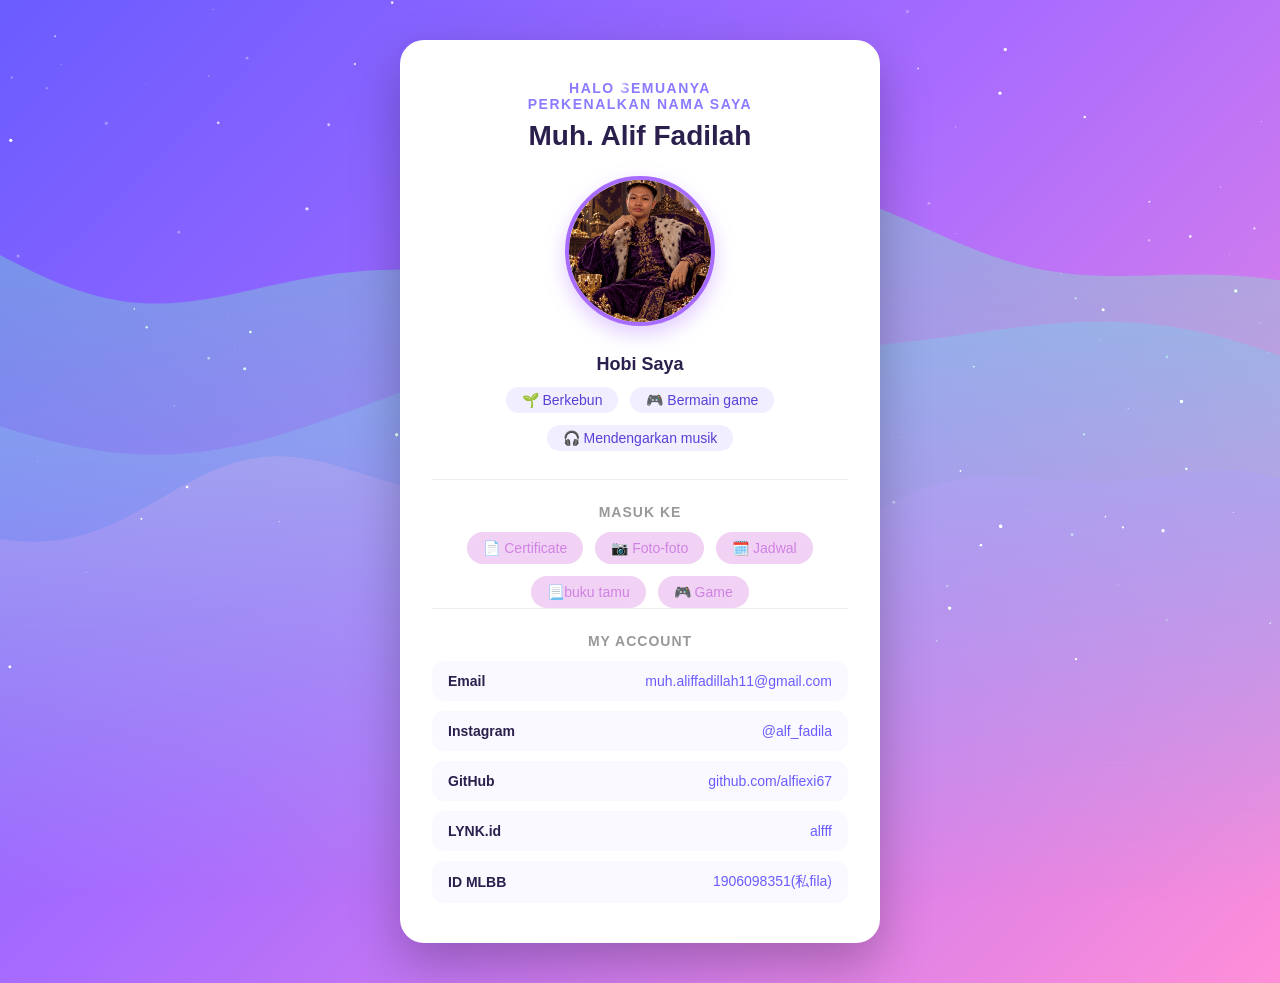
<file: index.html>
<!DOCTYPE html>
<html lang="id" lang="jpn">
<head>
    <meta charset="UTF-8">
    <meta name="viewport" content="width=device-width, initial-scale=1.0">
    <title>alif web</title>
    <link rel="icon" type="image/png" href="foto/1000092277-modified.png">
    <link rel="stylesheet" href="css/style.css">
</head>
<body>

    <script src="JS/aurora-bg.js"></script>

    <div class="card">

        <div class="intro">
            <h4>HALO SEMUANYA</h4>
            <h4>PERKENALKAN NAMA SAYA</h4>
            <h1>Muh. Alif Fadilah</h1>
        </div>

        <div class="photo-wrap">
            <img src="foto/profil.png" alt="Foto Muh. Alif Fadilah" class="photo">
        </div>

        <div class="hobby">
            <h3>Hobi Saya</h3>
            <ul class="hobby-list">
                <li>🌱 Berkebun</li>
                <li>🎮 Bermain game</li>
                <li>🎧 Mendengarkan musik</li>
            </ul>
        </div>
        
        <div class="cta">
            <p class="section-title">Masuk Ke</p>
            <div class="cta-list">
                <a href="pages/Certificate.html" class="pill-btn">📄 Certificate</a>
                <a href="pages/foto.html" class="pill-btn">📷 Foto-foto</a>
                <a href="pages/jadwal.html" class="pill-btn">🗓️ Jadwal</a>
                <a href="pages/tamu.html" class="pill-btn">📃buku tamu</a>
                <a href="pages/game.html" class="pill-btn">🎮 Game</a>
            </div>
        </div>

        <div class="account">
            <p class="section-title">My Account</p>
            <ul class="account-list">
                <li>
                    <span class="label">Email</span>
                    <a href="mailto:muh.aliffadillah11@gmail.com">muh.aliffadillah11@gmail.com</a>
                </li>
                <li>
                    <span class="label">Instagram</span>
                    <a href="https://www.instagram.com/alf_fadila?igsh=MTJ2NXlybnE3aHlhMg==" target="_blank" rel="noopener">@alf_fadila</a>
                </li>
                <li>
                    <span class="label">GitHub</span>
                    <a href="https://github.com/alfiexi67" target="_blank" rel="noopener noreferrer">github.com/alfiexi67</a>
                </li>
                <li>
                    <span class="label">LYNK.id</span>
                    <a href="https://lynk.id/alfileria" target="_blank" rel="noopener noreferrer">alfff</a>
                </li>
                <li>
                    <span class="label">ID MLBB</span>
                    <a>1906098351(私fila)</a>
                </li>
            </ul>
        </div>

    </div>

</body>
</html>
</file>
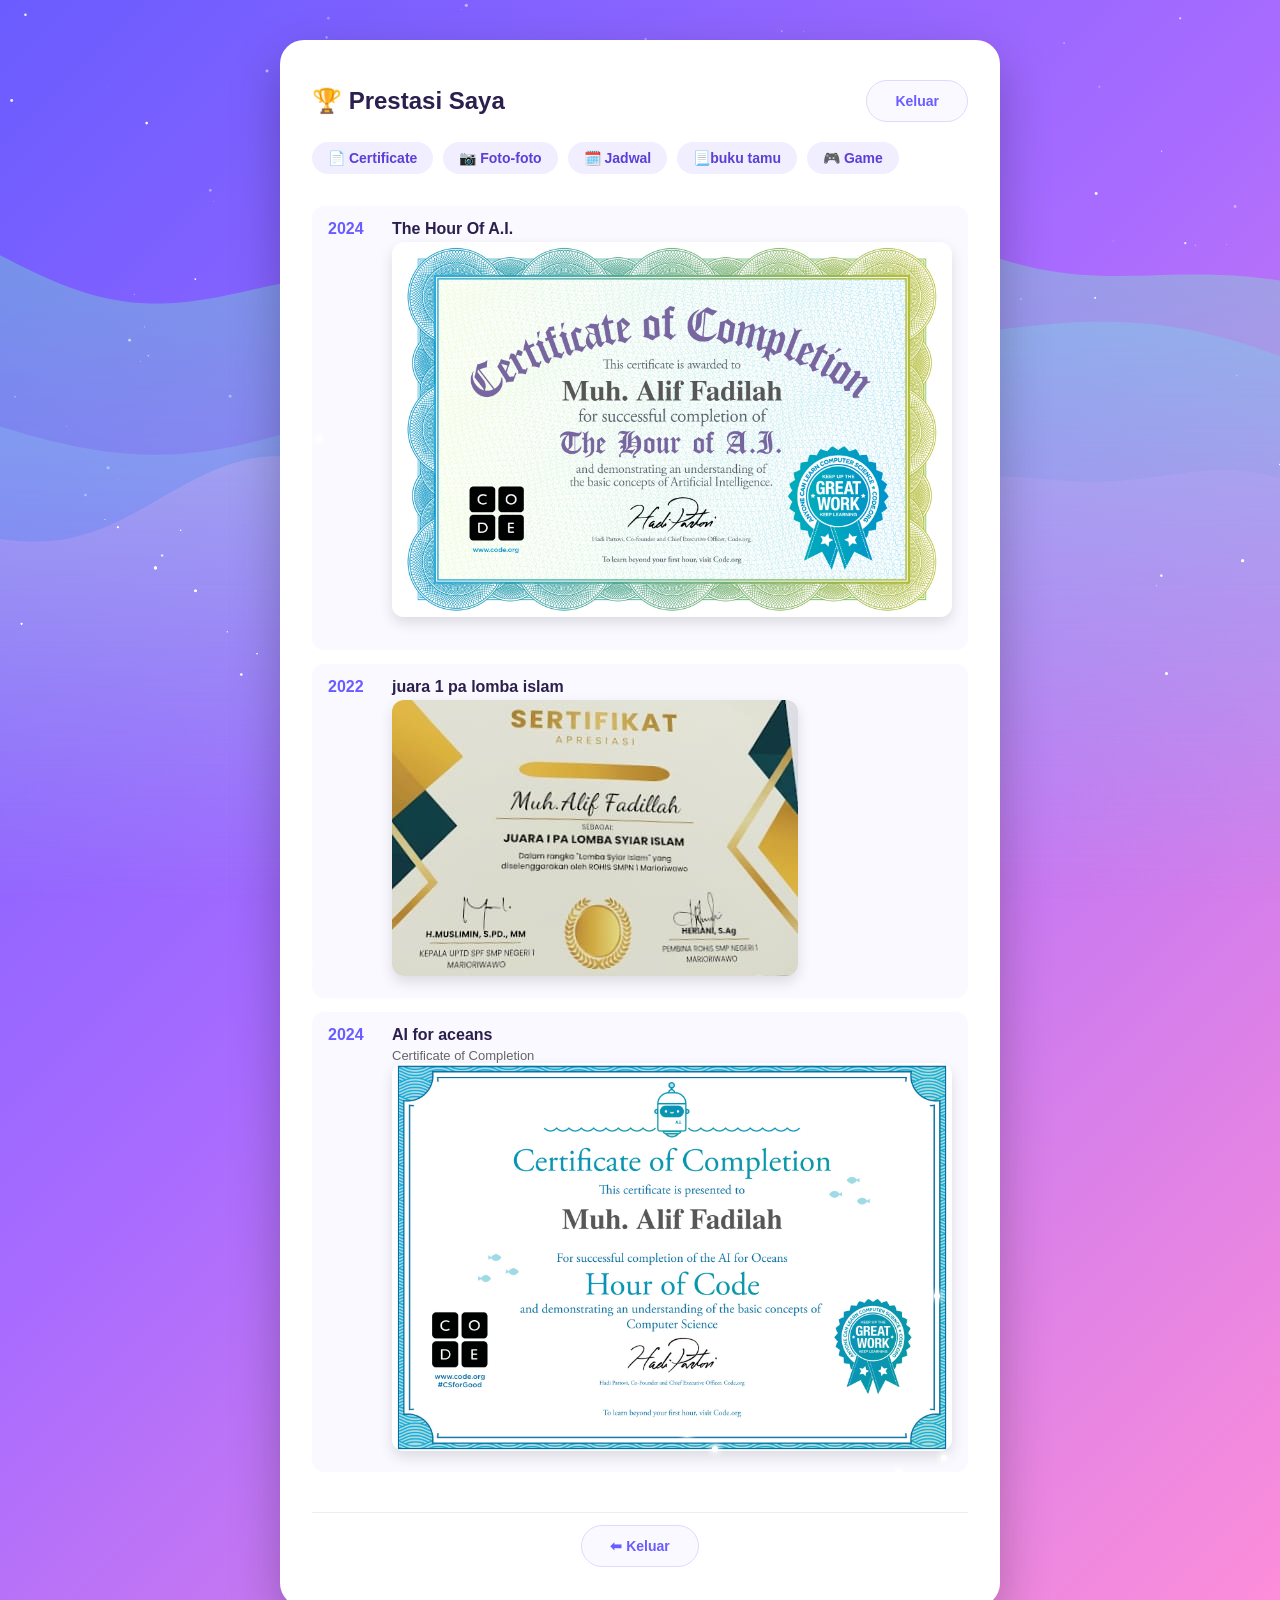
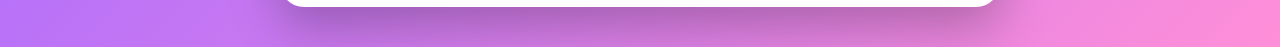
<file: pages/Certificate.html>
<!DOCTYPE html>
<html lang="id">
<head>
    <meta charset="UTF-8">
    <meta name="viewport" content="width=device-width, initial-scale=1.0">
    <title>Prestasi - Muh. Alif Fadilah</title>
    <link rel="icon" href="data:image/svg+xml,<svg xmlns=%22http://www.w3.org/2000/svg%22 viewBox=%220 0 100 100%22><text y=%22.9em%22 font-size=%2290%22>📄</text></svg>">
    <link rel="stylesheet" href="../css/style.css">
</head>
<body>
    
        <script src="../JS/aurora-bg.js"></script>
    
    <div class="card wide">

        <div class="dash-header">
            <h1>🏆 Prestasi Saya</h1>
            <a href="../index.html" class="btn btn-keluar">Keluar</a>
        </div>

        <nav class="dash-nav">
            <a href="Certificate.html" class="active">📄 Certificate</a>
            <a href="foto.html">📷 Foto-foto</a>
            <a href="jadwal.html">🗓️ Jadwal</a>
            <a href="tamu.html" class="pill-btn">📃buku tamu</a>
            <a href="game.html" class="pill-btn">🎮 Game</a>
        </nav>

        <section class="dash-section">
            <ul class="prestasi-list">
                <li>
                    <span class="prestasi-year">2024</span>
                    <div>
                        <p class="prestasi-title">The Hour Of A.I.</p>
                        <img src="../foto/serti 3.jpg" alt="Foto 1" class="prestasi-oto">
                    </div>
                </li>
                <li>
                    <span class="prestasi-year">2022</span>
                    <div>
                        <p class="prestasi-title">juara 1 pa lomba islam</p>
                        <img src="../foto/serti1.jpeg" alt="Foto 1" class="prestasi-oto">
                    </div>
                </li>
                <li>
                    <span class="prestasi-year">2024</span>
                    <div>
                        <p class="prestasi-title">AI for aceans</p>
                        <p class="prestasi-desc">Certificate of Completion</p>
                        <img src="../foto/serti2.jpg" alt="Foto 1" class="prestasi-oto">
                    </div>
                </li>
            </ul>
        </section>

        <div class="dash-footer">
            <a href="../index.html" class="btn btn-keluar">⬅ Keluar</a>
        </div>

    </div>

</body>
</html>
</file>
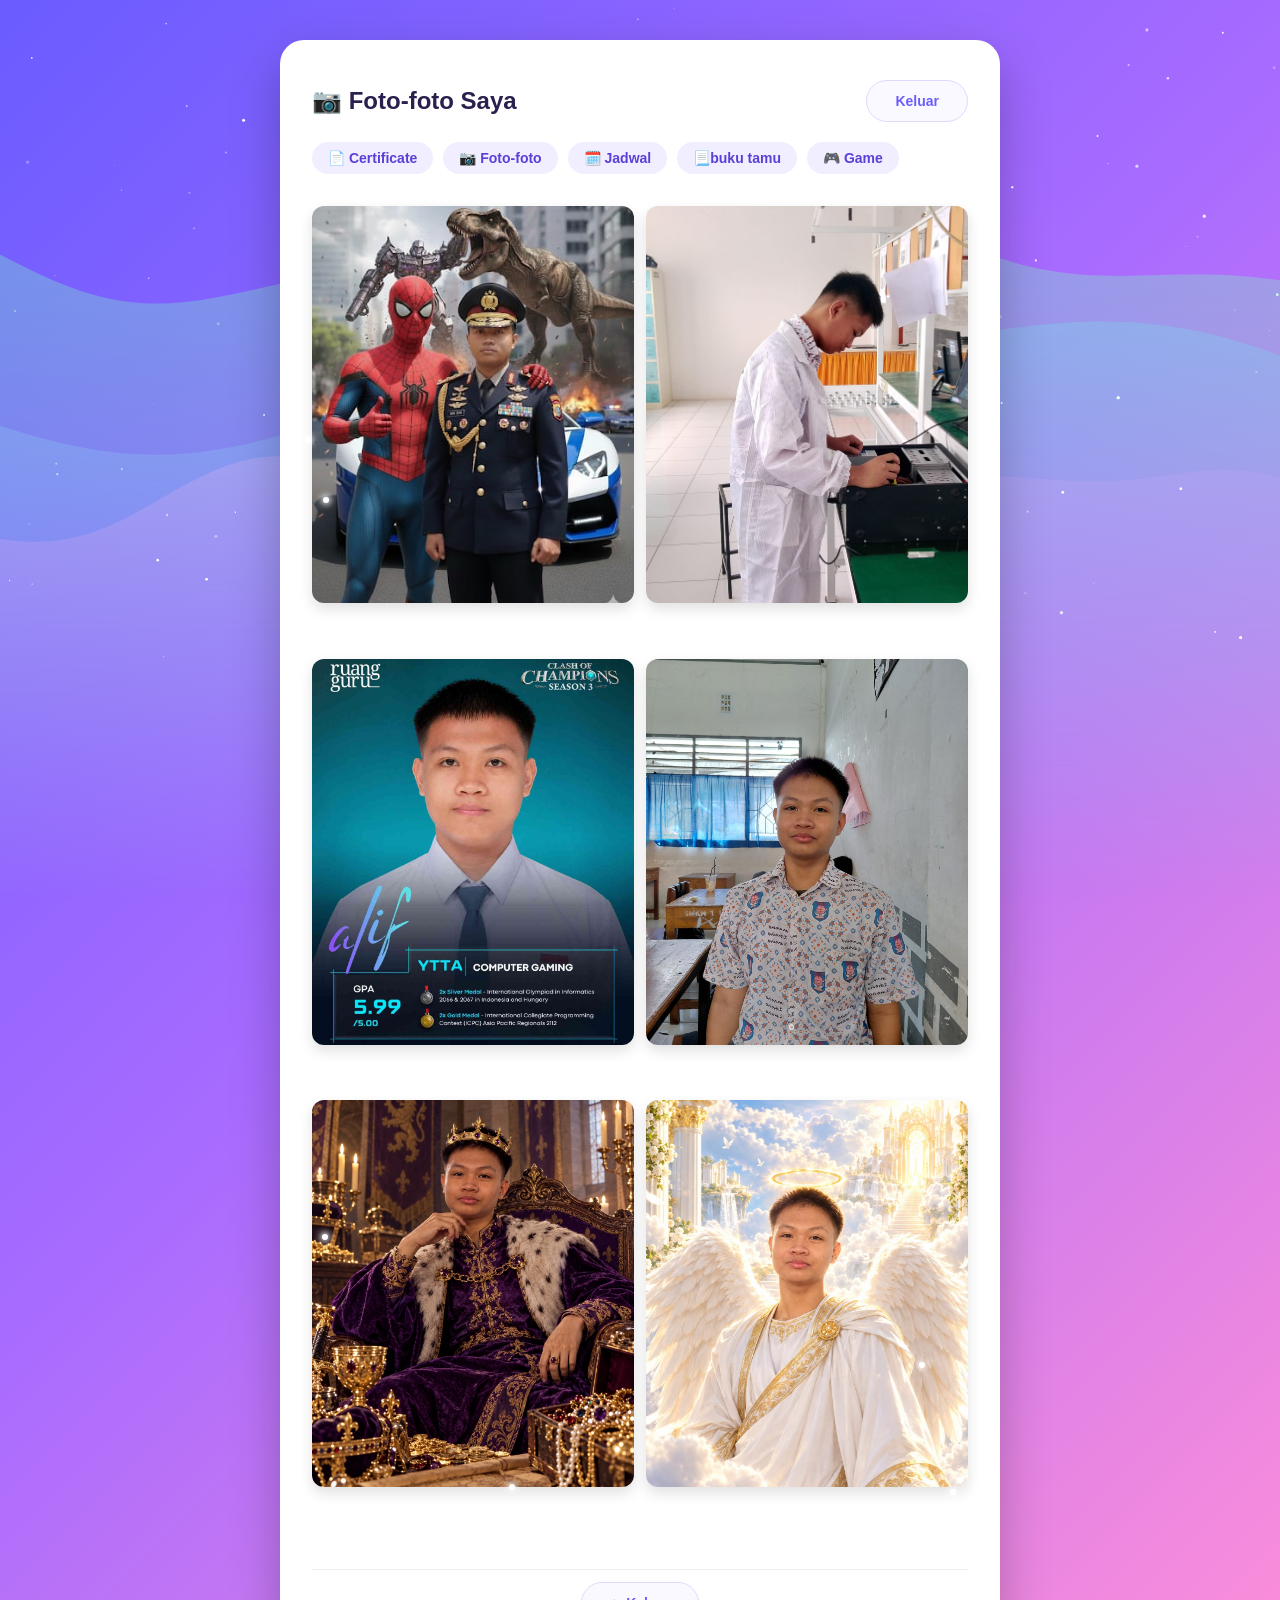
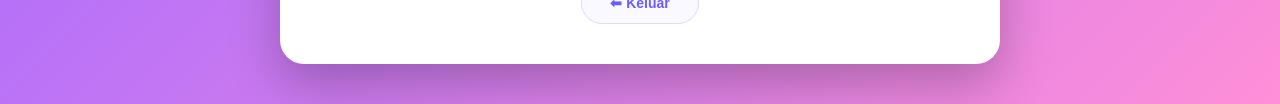
<file: pages/foto.html>
<!DOCTYPE html>
<html lang="id">
<head>
    <meta charset="UTF-8">
    <meta name="viewport" content="width=device-width, initial-scale=1.0">
    <title>Foto-foto - Muh. Alif Fadilah</title>
    <link rel="icon" href="data:image/svg+xml,<svg xmlns=%22http://www.w3.org/2000/svg%22 viewBox=%220 0 100 100%22><text y=%22.9em%22 font-size=%2290%22>📷</text></svg>">
    <link rel="stylesheet" href="../css/style.css">
</head>
<body>
    
        <script src="../JS/aurora-bg.js"></script>
    
    <div class="card wide">

        <div class="dash-header">
            <h1>📷 Foto-foto Saya</h1>
            <a href="../index.html" class="btn btn-keluar">Keluar</a>
        </div>

        <nav class="dash-nav">
            <a href="Certificate.html">📄 Certificate</a>
            <a href="foto.html" class="active">📷 Foto-foto</a>
            <a href="jadwal.html">🗓️ Jadwal</a>
            <a href="tamu.html" class="pill-btn">📃buku tamu</a>
            <a href="game.html" class="pill-btn">🎮 Game</a>
        </nav>

        <section class="dash-section">
            <div class="photo-grid">
                <img src="../foto/poto5.jpeg" alt="Foto 1">
                <img src="../foto/poto3.jpeg" alt="Foto 4">
                <img src="../foto/poto2.jpeg" alt="Foto 3">
                <img src="../foto/poto1.jpeg" alt="Foto 2">
                <img src="../foto/profil.png" alt="Foto 5">
                <img src="../foto/WhatsApp Image 2026-09-08 at 14.30.59.jpeg" alt="Foto 6">
            </div>           
        </section>

        <div class="dash-footer">
            <a href="../index.html" class="btn btn-keluar">⬅ Keluar</a>
        </div>

    </div>

</body>
</html>
</file>
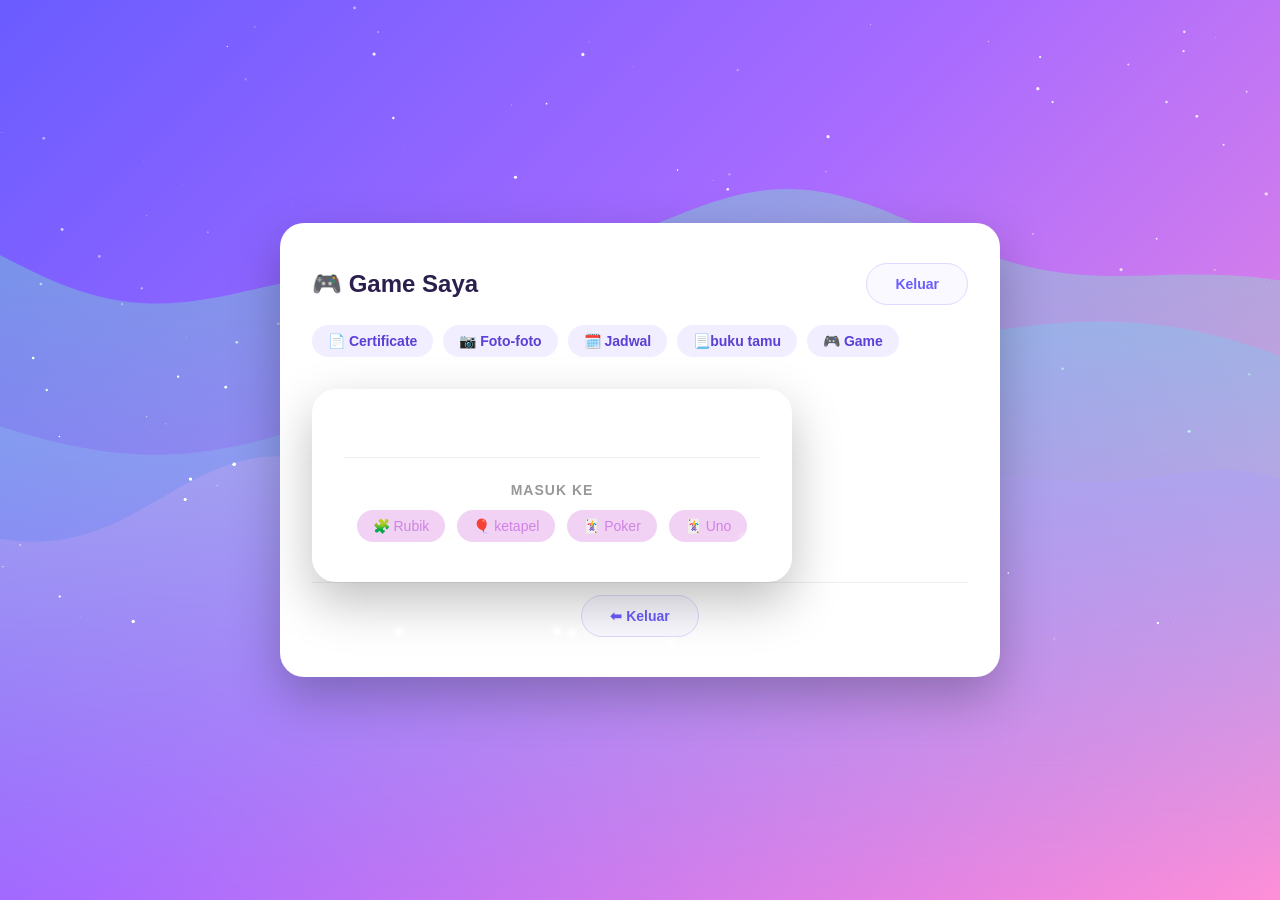
<file: pages/game.html>
<!DOCTYPE html>
<html lang="id" lang="jpn">
<head>
    <meta charset="UTF-8">
    <meta name="viewport" content="width=device-width, initial-scale=1.0">
    <title>Game Saya</title>
    <link rel="icon" href="data:image/svg+xml,<svg xmlns=%22http://www.w3.org/2000/svg%22 viewBox=%220 0 100 100%22><text y=%22.9em%22 font-size=%2290%22>🎮</text></svg>">
    <link rel="stylesheet" href="../css/style.css">
</head>
<body>
        <script src="../JS/aurora-bg.js"></script>
    
    <div class="card wide">
            <div class="dash-header">
            <h1>🎮 Game Saya</h1>
            <a href="../index.html" class="btn btn-keluar">Keluar</a>
        </div>

        <nav class="dash-nav">
            <a href="Certificate.html" ">📄 Certificate</a>
            <a href="foto.html">📷 Foto-foto</a>
            <a href="jadwal.html">🗓️ Jadwal</a>
            <a href="tamu.html" class="pill-btn">📃buku tamu</a>
            <a href="game.html" class="active class="pill-btn">🎮 Game</a>
        </nav>

    <div class="card">
        <div class="cta">
            <p class="section-title">Masuk Ke</p>
            <div class="cta-list">
                <a href="../game/rubik/rubik.html" class="pill-btn">🧩 Rubik</a>
                <a href="../game/ketepel/angry-bird.html" class="pill-btn">🎈 ketapel</a>
                <a href="../game/poker/poker-login.html" class="pill-btn">🃏 Poker</a>
                <a href="../game/uno/uno-login.html" class="pill-btn">🃏 Uno</a> 
            </div>
        </div>
    </div>
            <div class="dash-footer">
            <a href="../index.html" class="btn btn-keluar">⬅ Keluar</a>
        </div>
    </div>

</body>
</html>
</file>
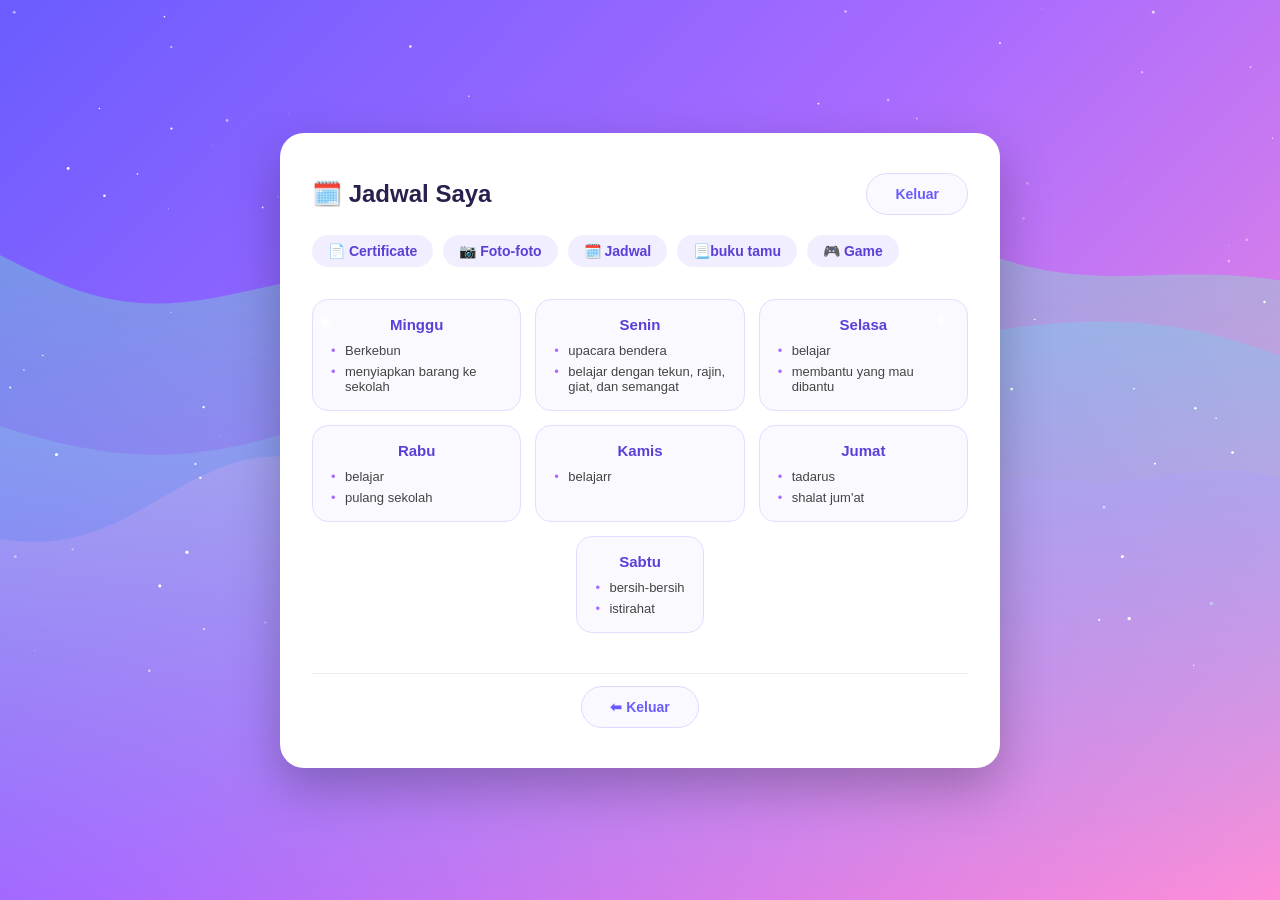
<file: pages/jadwal.html>
<!DOCTYPE html>
<html lang="id">
<head>
    <meta charset="UTF-8">
    <meta name="viewport" content="width=device-width, initial-scale=1.0">
    <title>Jadwal - Muh. Alif Fadilah</title>
    <link rel="icon" href="data:image/svg+xml,<svg xmlns=%22http://www.w3.org/2000/svg%22 viewBox=%220 0 100 100%22><text y=%22.9em%22 font-size=%2290%22>🗓️</text></svg>">
    <link rel="stylesheet" href="../css/style.css">
</head>
<body>
    
        <script src="../JS/aurora-bg.js"></script>
    
    <div class="card wide">

        <div class="dash-header">
            <h1>🗓️ Jadwal Saya</h1>
            <a href="../index.html" class="btn btn-keluar">Keluar</a>
        </div>

        <nav class="dash-nav">
            <a href="Certificate.html">📄 Certificate</a>
            <a href="foto.html">📷 Foto-foto</a>
            <a href="jadwal.html" class="active">🗓️ Jadwal</a>
            <a href="tamu.html" class="pill-btn">📃buku tamu</a>
            <a href="game.html" class="pill-btn">🎮 Game</a>
        </nav>

        <section class="dash-section">
            <div class="jadwal-grid">
                <div class="jadwal-card">
                    <h4>Minggu</h4>
                    <ul>
                        <li>Berkebun</li>
                        <li>menyiapkan barang ke sekolah</li>
                    </ul>
                </div>
                <div class="jadwal-card">
                    <h4>Senin</h4>
                    <ul>
                        <li>upacara bendera</li>
                        <li>belajar dengan tekun, rajin, giat, dan semangat</li>
                    </ul>
                </div>
                <div class="jadwal-card">
                    <h4>Selasa</h4>
                    <ul>
                        <li>belajar</li>
                        <li>membantu yang mau dibantu</li>
                    </ul>
                </div>
                <div class="jadwal-card">
                    <h4>Rabu</h4>
                    <ul>
                        <li>belajar</li>
                        <li>pulang sekolah</li>
                    </ul>
                </div>
                <div class="jadwal-card">
                    <h4>Kamis</h4>
                    <ul>
                        <li>belajarr</li>
                    </ul>
                </div>
                <div class="jadwal-card">
                    <h4>Jumat</h4>
                    <ul>
                        <li>tadarus</li>
                        <li>shalat jum'at</li>
                    </ul>
                </div>
                <div class="jadwal-card jadwal-card-wide">
                    <h4>Sabtu</h4>
                    <ul>
                        <li>bersih-bersih</li>
                        <li>istirahat</li>
                    </ul>
                </div>
            </div>  
        </section>

        <div class="dash-footer">
            <a href="../index.html" class="btn btn-keluar">⬅ Keluar</a>
        </div>

    </div>

</body>
</html>
</file>
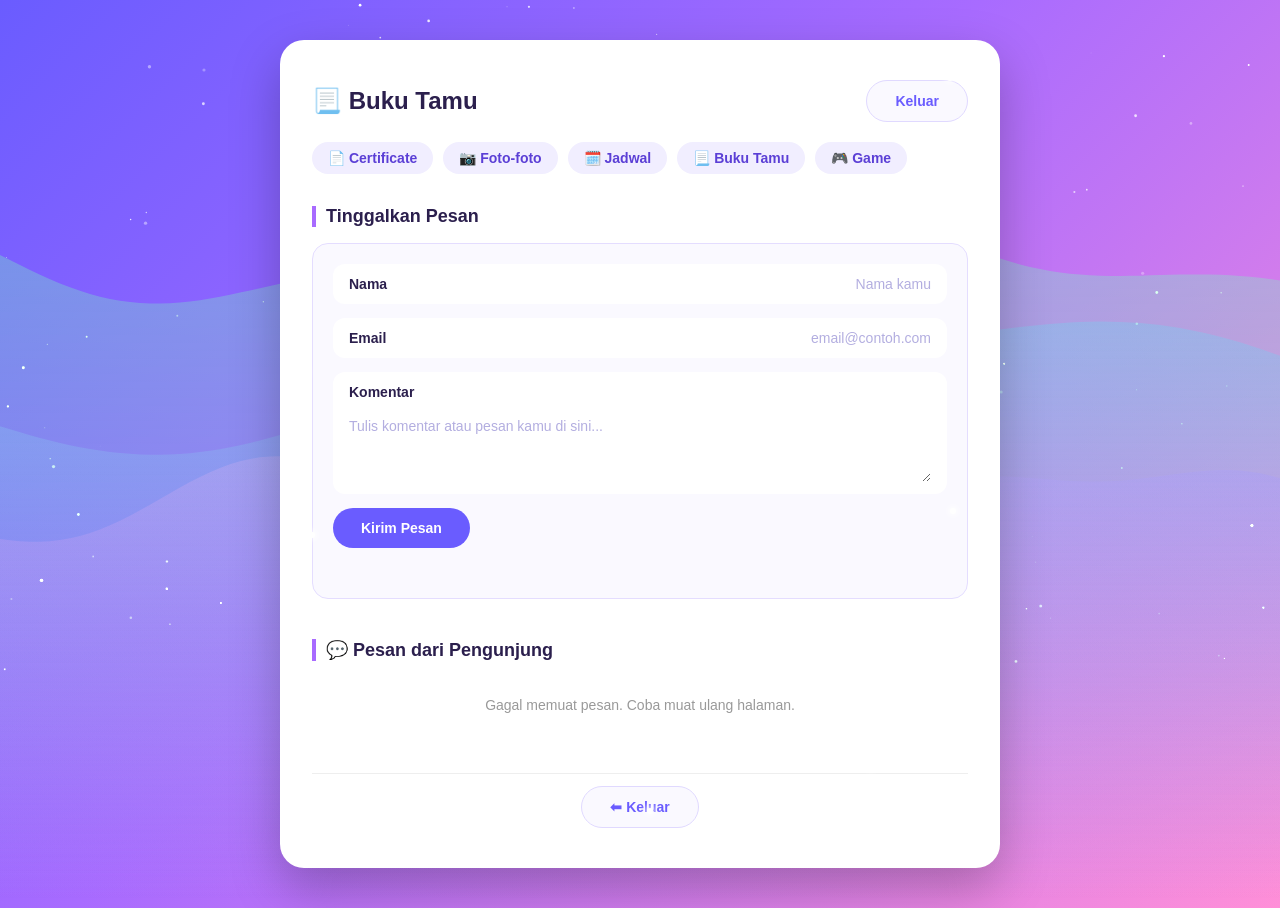
<file: pages/tamu.html>
<!DOCTYPE html>
<html lang="id">
<head>
    <meta charset="UTF-8">
    <meta name="viewport" content="width=device-width, initial-scale=1.0">
    <title>Buku Tamu - Muh. Alif Fadilah</title>
    <link rel="icon" href="data:image/svg+xml,<svg xmlns=%22http://www.w3.org/2000/svg%22 viewBox=%220 0 100 100%22><text y=%22.9em%22 font-size=%2290%22>📃</text></svg>">
    <link rel="stylesheet" href="../css/style.css">
</head>
<body>
    
        <script src="../JS/aurora-bg.js"></script>
    
    <div class="card wide">

        <div class="dash-header">
            <h1>📃 Buku Tamu</h1>
            <a href="../index.html" class="btn btn-keluar">Keluar</a>
        </div>

        <nav class="dash-nav">
            <a href="Certificate.html">📄 Certificate</a>
            <a href="foto.html">📷 Foto-foto</a>
            <a href="jadwal.html">🗓️ Jadwal</a>
            <a href="tamu.html" class="active">📃 Buku Tamu</a>
            <a href="game.html" class="pill-btn">🎮 Game</a>
        </nav>

        <section class="dash-section">
            <h3>Tinggalkan Pesan</h3>

            <form id="guestForm" class="guest-form">
                <div class="form-group">
                    <label for="nama">Nama</label>
                    <input type="text" id="nama" name="nama" placeholder="Nama kamu" required>
                </div>

                <div class="form-group">
                    <label for="email">Email</label>
                    <input type="email" id="email" name="email" placeholder="email@contoh.com" required>
                </div>

                <div class="form-group form-group-textarea">
                    <label for="komentar">Komentar</label>
                    <textarea id="komentar" name="komentar" rows="4" placeholder="Tulis komentar atau pesan kamu di sini..." required></textarea>
                </div>

                <button type="submit" class="btn btn-kirim">Kirim Pesan</button>
                <p id="formMsg" class="form-msg"></p>
            </form>
        </section>

        <section class="dash-section">
            <h3 class="guest-title">💬 Pesan dari Pengunjung</h3>
            <ul id="guestList" class="guest-list">
                <li class="guest-empty" id="guestEmpty">Belum ada pesan. Jadilah yang pertama menulis! 👋</li>
            </ul>
        </section>

        <div class="dash-footer">
            <a href="../index.html" class="btn btn-keluar">⬅ Keluar</a>
        </div>

    </div>

    <script>
        // GANTI URL DI BAWAH INI dengan URL Web App Apps Script kamu sendiri
        // Contoh: "https://script.google.com/macros/s/XXXXXXXXXXXX/exec"
        const SCRIPT_URL = "https://script.google.com/macros/s/AKfycbxn-YWnDUXU8RktF7almSEdzJGwZeaMx1IOWGpc979cV53IiZxAp85YlNJk9nkWeLF_AA/exec";

        const form = document.getElementById("guestForm");
        const list = document.getElementById("guestList");
        const emptyMsg = document.getElementById("guestEmpty");
        const formMsg = document.getElementById("formMsg");

        function escapeHTML(str) {
            const div = document.createElement("div");
            div.textContent = str;
            return div.innerHTML;
        }

        function renderList(data) {
            list.innerHTML = "";

            if (!data || data.length === 0) {
                list.appendChild(emptyMsg);
                return;
            }

            data.slice().reverse().forEach((entry) => {
                const li = document.createElement("li");
                li.className = "guest-item";
                li.innerHTML = `
                    <div class="guest-item-header">
                        <span class="guest-name">${escapeHTML(entry.nama)}</span>
                        <span class="guest-date">${escapeHTML(entry.tanggal)}</span>
                    </div>
                    <p class="guest-comment">${escapeHTML(entry.komentar)}</p>
                `;
                list.appendChild(li);
            });
        }

        function muatData() {
            list.innerHTML = '<li class="guest-empty">Memuat pesan...</li>';
            fetch(SCRIPT_URL)
                .then((res) => res.json())
                .then((data) => renderList(data))
                .catch(() => {
                    list.innerHTML = '<li class="guest-empty">Gagal memuat pesan. Coba muat ulang halaman.</li>';
                });
        }

        form.addEventListener("submit", function (e) {
            e.preventDefault();

            const nama = document.getElementById("nama").value.trim();
            const email = document.getElementById("email").value.trim();
            const komentar = document.getElementById("komentar").value.trim();

            if (!nama || !email || !komentar) return;

            formMsg.textContent = "Mengirim...";

            fetch(SCRIPT_URL, {
                method: "POST",
                body: JSON.stringify({ nama, email, komentar })
            })
                .then((res) => res.json())
                .then(() => {
                    form.reset();
                    formMsg.textContent = "Terima kasih, pesan kamu sudah tersimpan! ✅";
                    setTimeout(() => (formMsg.textContent = ""), 3000);
                    muatData();
                })
                .catch(() => {
                    formMsg.textContent = "Gagal mengirim. Coba lagi ya.";
                });
        });

        muatData();
    </script>

</body>
</html>
</file>
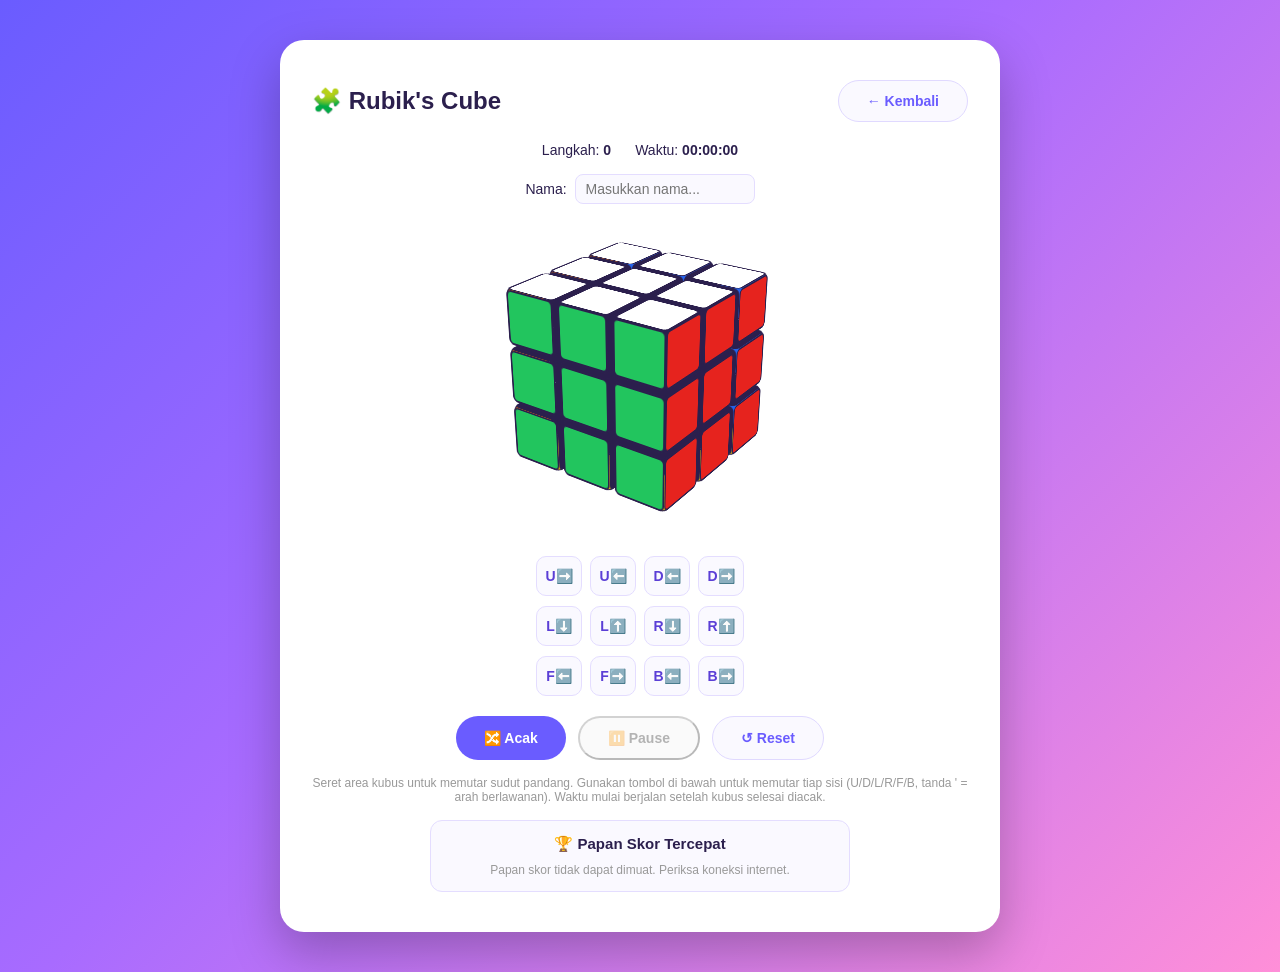
<file: game/rubik/rubik.html>
<!DOCTYPE html>
<html lang="id">
<head>
<meta charset="UTF-8">
<meta name="viewport" content="width=device-width, initial-scale=1.0">
<title>Rubik's Cube - Muh. Alif Fadilah</title>
<link rel="stylesheet" href="../../css/style.css">
<link rel="stylesheet" href="rubik.css">
</head>
<body>
<div class="card wide rubik-page">
  <div class="dash-header">
    <h1>🧩 Rubik's Cube</h1>
    <a href="../../pages/game.html" class="btn btn-keluar">← Kembali</a>
  </div>

  <div class="rubik-stats">
    <span>Langkah: <b id="moveCount">0</b></span>
    <span>Waktu: <b id="timer">00:00:00</b></span>
  </div>

  <div class="rubik-player">
    <label for="playerName">Nama:</label>
    <input type="text" id="playerName" placeholder="Masukkan nama..." maxlength="20">
  </div>

  <div class="rubik-scene-wrap" id="sceneWrap">
    <div class="rubik-scene" id="scene">
      <div class="rubik-cube" id="cube"></div>
    </div>
  </div>

  <p class="rubik-status" id="status"></p>

  <div class="rubik-controls">
    <div class="control-group">
      <button data-move="U">U➡️</button>
      <button data-move="U'">U⬅️</button>
      <button data-move="D">D⬅️</button>
      <button data-move="D'">D➡️</button>
    </div>
    <div class="control-group">
      <button data-move="L">L⬇️</button>
      <button data-move="L'">L⬆️</button>
      <button data-move="R">R⬇️</button>
      <button data-move="R'">R⬆️</button>
    </div>
    <div class="control-group">
      <button data-move="F">F⬅️</button>
      <button data-move="F'">F➡️</button>
      <button data-move="B">B⬅️</button>
      <button data-move="B'">B➡️</button>
    </div>
  </div>

  <div class="rubik-actions">
    <button id="shuffleBtn" class="btn btn-shuffle">🔀 Acak</button>
    <button id="pauseBtn" class="btn btn-pause" disabled>⏸️ Pause</button>
    <button id="resetBtn" class="btn btn-keluar">↺ Reset</button>
  </div>

  <p class="rubik-hint">Seret area kubus untuk memutar sudut pandang. Gunakan tombol di bawah untuk memutar tiap sisi (U/D/L/R/F/B, tanda ' = arah berlawanan). Waktu mulai berjalan setelah kubus selesai diacak.</p>

  <div class="rubik-leaderboard">
    <h3>🏆 Papan Skor Tercepat</h3>
    <ol id="leaderboardList" class="leaderboard-list"></ol>
    <p class="leaderboard-empty" id="leaderboardEmpty">Belum ada rekor. Acak lalu selesaikan kubus untuk masuk papan skor!</p>
  </div>
</div>
<script src="rubik.js"></script>
</body>
</html>
</file>
<file: css/style.css>
/* ===== Reset & Base ===== */
* {
    margin: 0;
    padding: 0;
    box-sizing: border-box;
}

body {
    font-family: 'Segoe UI', Roboto, Helvetica, Arial, sans-serif;
    min-height: 100vh;
    display: flex;
    align-items: center;
    justify-content: center;
    padding: 40px 16px;
    background: linear-gradient(135deg, #6a5cff 0%, #a86bff 45%, #ff8fd8 100%);
}

/* ===== Card Container ===== */
.card {
    width: 100%;
    max-width: 480px;
    background: #ffffff;
    border-radius: 24px;
    padding: 40px 32px;
    box-shadow: 0 20px 50px rgba(0, 0, 0, 0.25);
    text-align: center;
}

/* ===== Intro ===== */
.intro h4 {
    font-size: 14px;
    font-weight: 600;
    letter-spacing: 1.5px;
    color: #8a7bff;
    text-transform: uppercase;
}

.intro h1 {
    margin-top: 8px;
    margin-bottom: 24px;
    font-size: 28px;
    color: #2b1f4d;
}

/* ===== Photo ===== */
.photo-wrap {
    display: flex;
    justify-content: center;
    margin-bottom: 28px;
}

.photo {
    width: 150px;
    height: 150px;
    object-fit: cover;
    border-radius: 50%;
    border: 4px solid #a86bff;
    box-shadow: 0 8px 20px rgba(168, 107, 255, 0.35);
}

/* ===== Hobby Section ===== */
.hobby {
    margin-bottom: 28px;
}

.hobby h3 {
    font-size: 18px;
    color: #2b1f4d;
    margin-bottom: 12px;
}

.hobby-list {
    list-style: none;
    display: flex;
    justify-content: center;
    gap: 12px;
    flex-wrap: wrap;
}

.hobby-list li {
    background: #f1eeff;
    color: #5b3fd6;
    padding: 5px 16px;
    border-radius: 999px;
    font-size: 14px;
    font-weight: 500;
}

/* ===== Account Section ===== */
.account {
    text-align: left;
    border-top: 1px solid #eee;
    padding-top: 24px;
}

.section-title {
    font-size: 14px;
    font-weight: 700;
    text-transform: uppercase;
    letter-spacing: 1px;
    color: #999;
    margin-bottom: 12px;
    text-align: center;
}

.account-list {
    list-style: none;
    display: flex;
    flex-direction: column;
    gap: 10px;
}

.account-list li {
    display: flex;
    justify-content: space-between;
    align-items: center;
    background: #faf9ff;
    padding: 12px 16px;
    border-radius: 12px;
    font-size: 14px;
    transition: background 0.2s ease;
}

.account-list li:hover {
    background: #f1eeff;
}

.account-list .label {
    font-weight: 600;
    color: #2b1f4d;
}

.account-list a {
    color: #6a5cff;
    text-decoration: none;
    word-break: break-all;
    text-align: right;
    max-width: 60%;
}

.account-list a:hover {
    text-decoration: underline;
}

/* ===== CTA / Entry buttons (same pill style as .hobby-list) ===== */
.cta {
    margin-top: 28px;
    border-top: 1px solid #eee;
    padding-top: 24px;
}

.cta-list {
    display: flex;
    justify-content: center;
    gap: 12px;
    flex-wrap: wrap;
}

.pill-btn {
    background: #f1d2f5;
    color: #d082e3;
    padding: 8px 16px;
    border-radius: 999px;
    font-size: 14px;
    font-weight: 500;
    text-decoration: none;
    display: inline-block;
    transition: background 0.2s ease, transform 0.15s ease;
}

.pill-btn:hover {
    background: #e4ddff;
    transform: translateY(-2px);
}

/* ===== Buttons (dashboard) ===== */
.btn {
    display: inline-block;
    padding: 12px 28px;
    border-radius: 999px;
    font-weight: 600;
    font-size: 14px;
    text-decoration: none;
    transition: transform 0.15s ease, box-shadow 0.15s ease;
}

.btn-keluar {
    background: #faf9ff;
    color: #6a5cff;
    border: 1px solid #e0d9ff;
}

.btn-keluar:hover {
    background: #f1eeff;
}

/* ===== Dashboard Page ===== */
.card.wide {
    max-width: 720px;
    text-align: left;
}

.dash-header {
    display: flex;
    align-items: center;
    justify-content: space-between;
    margin-bottom: 20px;
}

.dash-header h1 {
    font-size: 24px;
    color: #2b1f4d;
}

.dash-nav {
    display: flex;
    gap: 10px;
    flex-wrap: wrap;
    margin-bottom: 32px;
}

.dash-nav a {
    background: #f1eeff;
    color: #5b3fd6;
    padding: 8px 16px;
    border-radius: 999px;
    font-size: 14px;
    font-weight: 600;
    text-decoration: none;
}

.dash-nav a:hover {
    background: #e4ddff;
}

.dash-section {
    margin-bottom: 40px;
    scroll-margin-top: 20px;
}

.dash-section h3 {
    font-size: 18px;
    color: #2b1f4d;
    margin-bottom: 16px;
    border-left: 4px solid #a86bff;
    padding-left: 10px;
}

/* Prestasi */
.prestasi-list {
    list-style: none;
    display: flex;
    flex-direction: column;
    gap: 14px;
}

.prestasi-list li {
    display: flex;
    gap: 16px;
    background: #faf9ff;
    padding: 14px 16px;
    border-radius: 12px;
}

.prestasi-year {
    flex-shrink: 0;
    font-weight: 700;
    color: #6a5cff;
    min-width: 48px;
}

.prestasi-title {
    font-weight: 600;
    color: #2b1f4d;
    margin-bottom: 4px;
}

.prestasi-desc {
    font-size: 13px;
    color: #666;
}

/* Foto grid */
.photo-grid {
    display: grid;
    grid-template-columns: repeat(2, 1fr);
    gap: 12px;
}

.photo-grid img {
    width: 100%;
    height: 90%;
    object-fit: cover;
    border-radius: 12px;
    box-shadow: 0 6px 14px rgba(0, 0, 0, 0.12);
}

/* Jadwal cards (weekly schedule grid) */
.jadwal-grid {
    display: grid;
    grid-template-columns: repeat(3, 1fr);
    gap: 14px;
}

.jadwal-card {
    background: #faf9ff;
    border: 1.5px solid #e4ddff;
    border-radius: 16px;
    padding: 16px 18px;
}

.jadwal-card h4 {
    font-size: 15px;
    color: #5b3fd6;
    margin-bottom: 10px;
    text-align: center;
}

.jadwal-card ul {
    list-style: none;
    display: flex;
    flex-direction: column;
    gap: 6px;
}

.jadwal-card li {
    font-size: 13px;
    color: #444;
    padding-left: 14px;
    position: relative;
}

.jadwal-card li::before {
    content: "•";
    color: #a86bff;
    position: absolute;
    left: 0;
}

.jadwal-card-wide {
    grid-column: span 3;
    max-width: 260px;
    margin: 0 auto;
}

.dash-footer {
    text-align: center;
    padding-top: 12px;
    border-top: 1px solid #eee;
}

/* ===== Buku Tamu ===== */
.guest-form {
    display: flex;
    flex-direction: column;
    gap: 14px;
    background: #faf9ff;
    border: 1.5px solid #e4ddff;
    border-radius: 16px;
    padding: 20px;
}

/* Form fields styled like .account-list rows */
.form-group {
    display: flex;
    align-items: center;
    justify-content: space-between;
    gap: 12px;
    background: #ffffff;
    padding: 12px 16px;
    border-radius: 12px;
    transition: background 0.2s ease;
}

.form-group:hover {
    background: #f1eeff;
}

.form-group label {
    font-size: 14px;
    font-weight: 600;
    color: #2b1f4d;
    flex-shrink: 0;
}

.form-group input,
.form-group textarea {
    font-family: inherit;
    font-size: 14px;
    color: #2b1f4d;
    background: transparent;
    border: none;
    text-align: right;
    flex: 1;
    min-width: 0;
}

.form-group input:focus,
.form-group textarea:focus {
    outline: none;
}

.form-group input::placeholder,
.form-group textarea::placeholder {
    color: #b3aee0;
}

/* Komentar needs its own row: label on top, textarea full width below */
.form-group.form-group-textarea {
    flex-direction: column;
    align-items: stretch;
}

.form-group.form-group-textarea textarea {
    text-align: left;
    resize: vertical;
    margin-top: 6px;
}

.btn-kirim {
    align-self: flex-start;
    background: #6a5cff;
    color: #ffffff;
    border: none;
    cursor: pointer;
}

.btn-kirim:hover {
    background: #5b3fd6;
    transform: translateY(-1px);
}

.form-msg {
    font-size: 13px;
    color: #4caf50;
    font-weight: 600;
    min-height: 16px;
}

/* "Pesan dari Pengunjung" heading — plain bold title, no side bar */
.guest-title {
    display: flex;
    align-items: center;
    gap: 8px;
    font-size: 22px;
    font-weight: 800;
    color: #1a1a2e;
    border-left: none;
    padding-left: 0;
    margin-bottom: 18px;
}

.guest-list {
    list-style: none;
    display: flex;
    flex-direction: column;
    gap: 14px;
}

.guest-item {
    position: relative;
    background: #ffffff;
    border-radius: 16px;
    padding: 16px 18px 16px 26px;
    box-shadow: 0 6px 18px rgba(106, 92, 255, 0.12);
}

.guest-item::before {
    content: "";
    position: absolute;
    left: 8px;
    top: 10px;
    bottom: 10px;
    width: 5px;
    border-radius: 999px;
    background: #6a5cff;
}

.guest-item-header {
    display: flex;
    flex-direction: column;
    gap: 2px;
    margin-bottom: 10px;
}

.guest-name {
    font-weight: 700;
    color: #5b3fd6;
    font-size: 15px;
}

.guest-date {
    font-size: 12px;
    color: #999;
}

.guest-comment {
    font-size: 15px;
    color: #222;
    line-height: 1.5;
}

.guest-empty {
    text-align: center;
    color: #999;
    font-size: 14px;
    padding: 20px 0;
    list-style: none;
}
/* ===== Responsive ===== */
@media (max-width: 400px) {
    .card {
        padding: 28px 20px;
    }

    .account-list li {
        flex-direction: column;
        align-items: flex-start;
        gap: 4px;
    }

    .account-list a {
        text-align: left;
        max-width: 100%;
    }

    .photo-grid {
        grid-template-columns: 1fr;
    }

    .dash-header {
        flex-direction: column;
        align-items: flex-start;
        gap: 12px;
    }

    .form-group {
        flex-direction: column;
        align-items: stretch;
        gap: 4px;
    }

    .form-group input,
    .form-group textarea {
        text-align: left;
    }
}

.prestasi-oto{
        display: grid;
    grid-template-columns: repeat(2, 1fr);
    gap: 12px;
      width: 100%;
    height: 90%;
    object-fit: cover;
    border-radius: 12px;
    box-shadow: 0 6px 14px rgba(0, 0, 0, 0.12);
}
</file>
<file: game/rubik/rubik.css>
/* ===== Rubik's Cube page ===== */
.rubik-stats {
    display: flex;
    justify-content: center;
    gap: 24px;
    margin-bottom: 16px;
    font-size: 14px;
    color: #2b1f4d;
}

.rubik-player {
    display: flex;
    justify-content: center;
    align-items: center;
    gap: 8px;
    margin-bottom: 12px;
    font-size: 14px;
    color: #2b1f4d;
}

.rubik-player input {
    border: 1.5px solid #e4ddff;
    border-radius: 8px;
    padding: 6px 10px;
    font-size: 14px;
    color: #2b1f4d;
    background: #faf9ff;
    outline: none;
    max-width: 180px;
}

.rubik-player input:focus {
    border-color: #6a5cff;
}

.rubik-scene-wrap {
    width: 100%;
    height: 300px;
    display: flex;
    align-items: center;
    justify-content: center;
    perspective: 900px;
    margin-bottom: 12px;
    cursor: grab;
    touch-action: none;
    user-select: none;
}

.rubik-scene-wrap:active {
    cursor: grabbing;
}

.rubik-scene {
    transform-style: preserve-3d;
    transform: rotateX(-25deg) rotateY(-35deg);
}

.rubik-cube {
    position: relative;
    transform-style: preserve-3d;
}

.cubie {
    position: absolute;
    width: 56px;
    height: 56px;
    top: -28px;
    left: -28px;
    transform-style: preserve-3d;
}

.face {
    position: absolute;
    width: 56px;
    height: 56px;
    border: 2px solid #2b1f4d;
    border-radius: 6px;
    box-sizing: border-box;
}

.face-F { transform: translateZ(28px); }
.face-B { transform: rotateY(180deg) translateZ(28px); }
.face-R { transform: rotateY(90deg) translateZ(28px); }
.face-L { transform: rotateY(-90deg) translateZ(28px); }
.face-U { transform: rotateX(90deg) translateZ(28px); }
.face-D { transform: rotateX(-90deg) translateZ(28px); }

.layer-group {
    position: absolute;
    top: 0;
    left: 0;
    transform-style: preserve-3d;
}

.rubik-status {
    text-align: center;
    font-weight: 700;
    color: #4caf50;
    min-height: 20px;
    margin-bottom: 8px;
}

.rubik-controls {
    display: flex;
    flex-direction: column;
    gap: 10px;
    align-items: center;
    margin-bottom: 20px;
}

.control-group {
    display: flex;
    gap: 8px;
}

.control-group button {
    width: 46px;
    height: 40px;
    border-radius: 10px;
    border: 1.5px solid #e4ddff;
    background: #faf9ff;
    color: #5b3fd6;
    font-weight: 700;
    font-size: 14px;
    cursor: pointer;
    transition: background 0.15s ease, transform 0.1s ease;
}

.control-group button:hover {
    background: #e4ddff;
    transform: translateY(-1px);
}

.rubik-actions {
    display: flex;
    justify-content: center;
    gap: 12px;
    margin-bottom: 16px;
}

.btn-shuffle {
    background: #6a5cff;
    color: #ffffff;
    border: none;
    cursor: pointer;
}

.btn-shuffle:hover {
    background: #5b3fd6;
}

.rubik-hint {
    text-align: center;
    font-size: 12px;
    color: #999;
    margin-bottom: 16px;
}

.rubik-leaderboard {
    max-width: 420px;
    margin: 0 auto;
    background: #faf9ff;
    border: 1.5px solid #e4ddff;
    border-radius: 12px;
    padding: 14px 16px;
}

.rubik-leaderboard h3 {
    margin: 0 0 10px;
    text-align: center;
    font-size: 15px;
    color: #2b1f4d;
}

.leaderboard-list {
    list-style: none;
    margin: 0;
    padding: 0;
    display: flex;
    flex-direction: column;
    gap: 6px;
}

.leaderboard-list li {
    display: flex;
    align-items: center;
    gap: 10px;
    padding: 6px 10px;
    border-radius: 8px;
    background: #ffffff;
    border: 1px solid #eee6ff;
    font-size: 13px;
    color: #2b1f4d;
}

.leaderboard-list li.lb-highlight {
    background: #ece7ff;
    border-color: #6a5cff;
    font-weight: 700;
}

.leaderboard-list .lb-rank {
    width: 28px;
    flex-shrink: 0;
    color: #6a5cff;
    font-weight: 700;
}

.leaderboard-list .lb-name {
    flex: 1;
    overflow: hidden;
    text-overflow: ellipsis;
    white-space: nowrap;
}

.leaderboard-list .lb-time {
    font-variant-numeric: tabular-nums;
    color: #5b3fd6;
}

.leaderboard-list .lb-moves {
    font-size: 11px;
    color: #888;
    flex-shrink: 0;
}

.leaderboard-empty {
    text-align: center;
    font-size: 12px;
    color: #999;
    margin: 0;
}

@media (max-width: 400px) {
    .rubik-scene-wrap { height: 240px; }
    .control-group button { width: 40px; height: 36px; font-size: 12px; }
}
</file>
